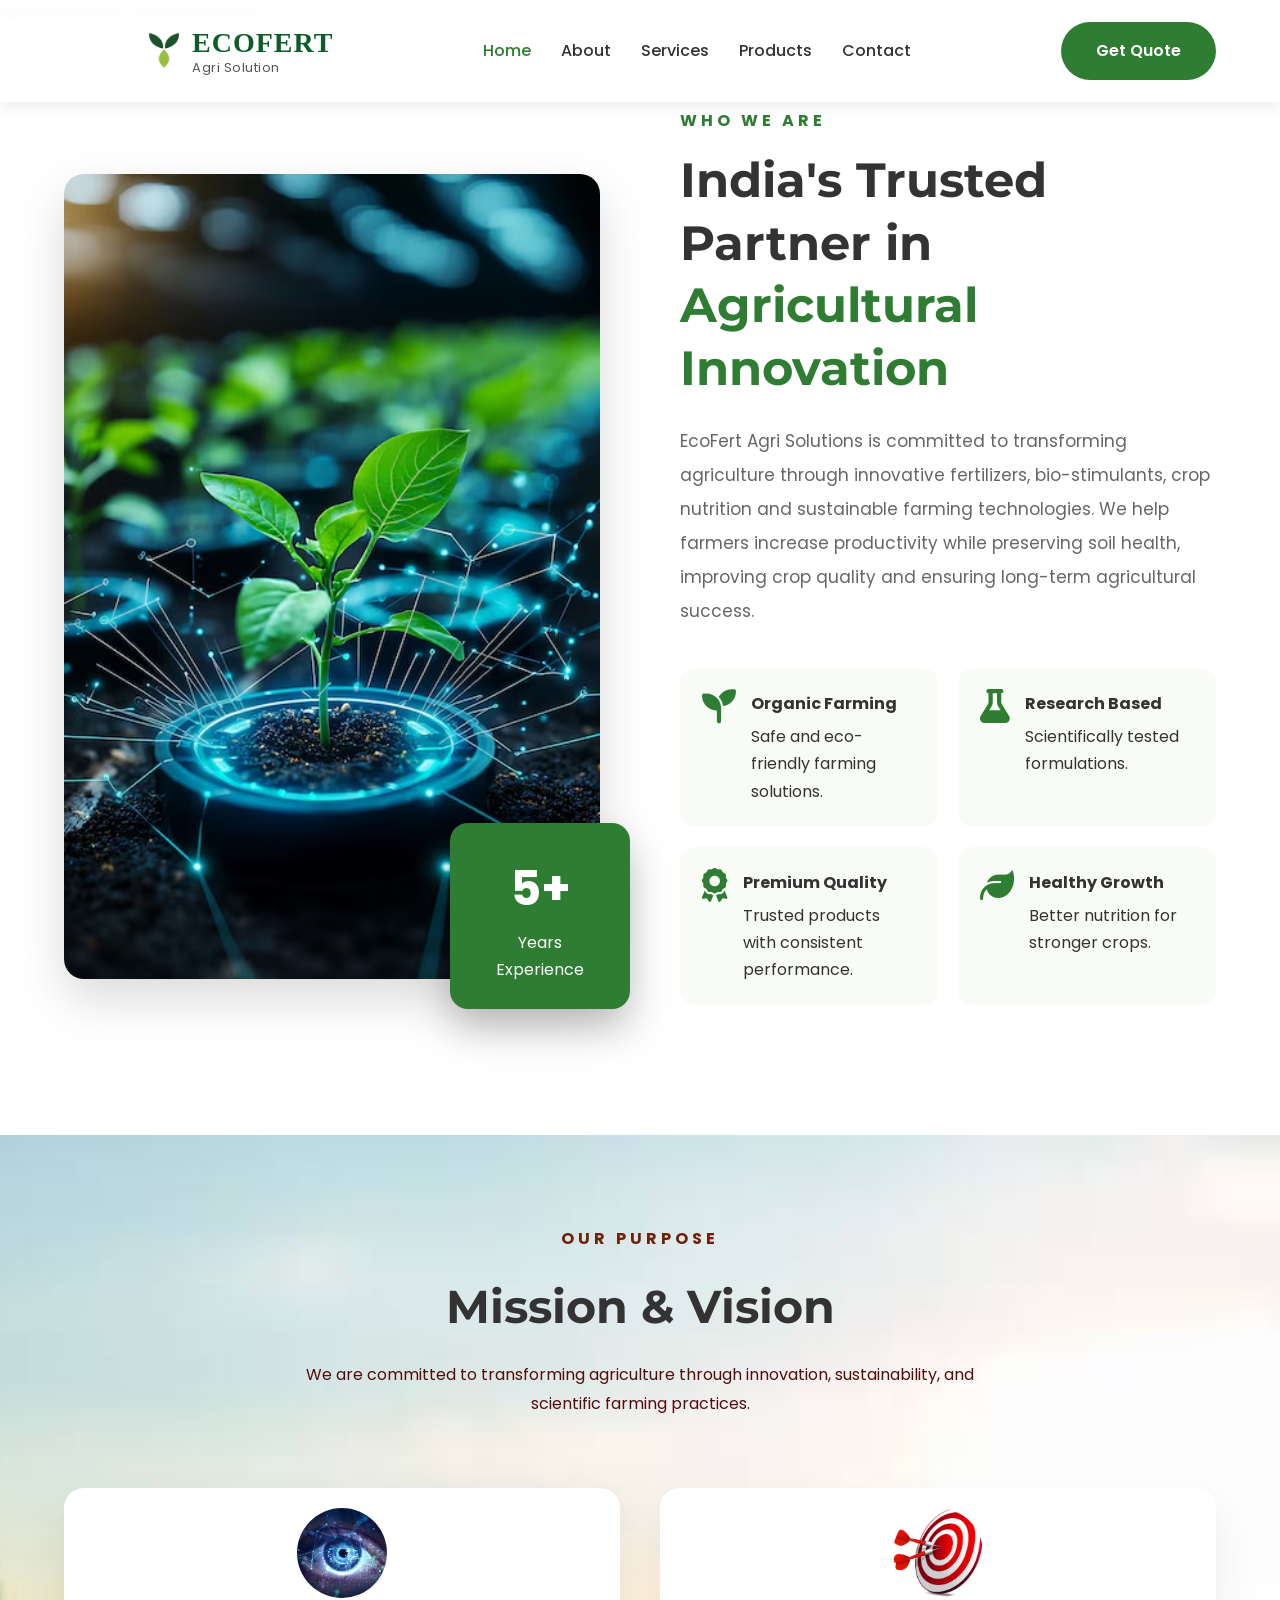
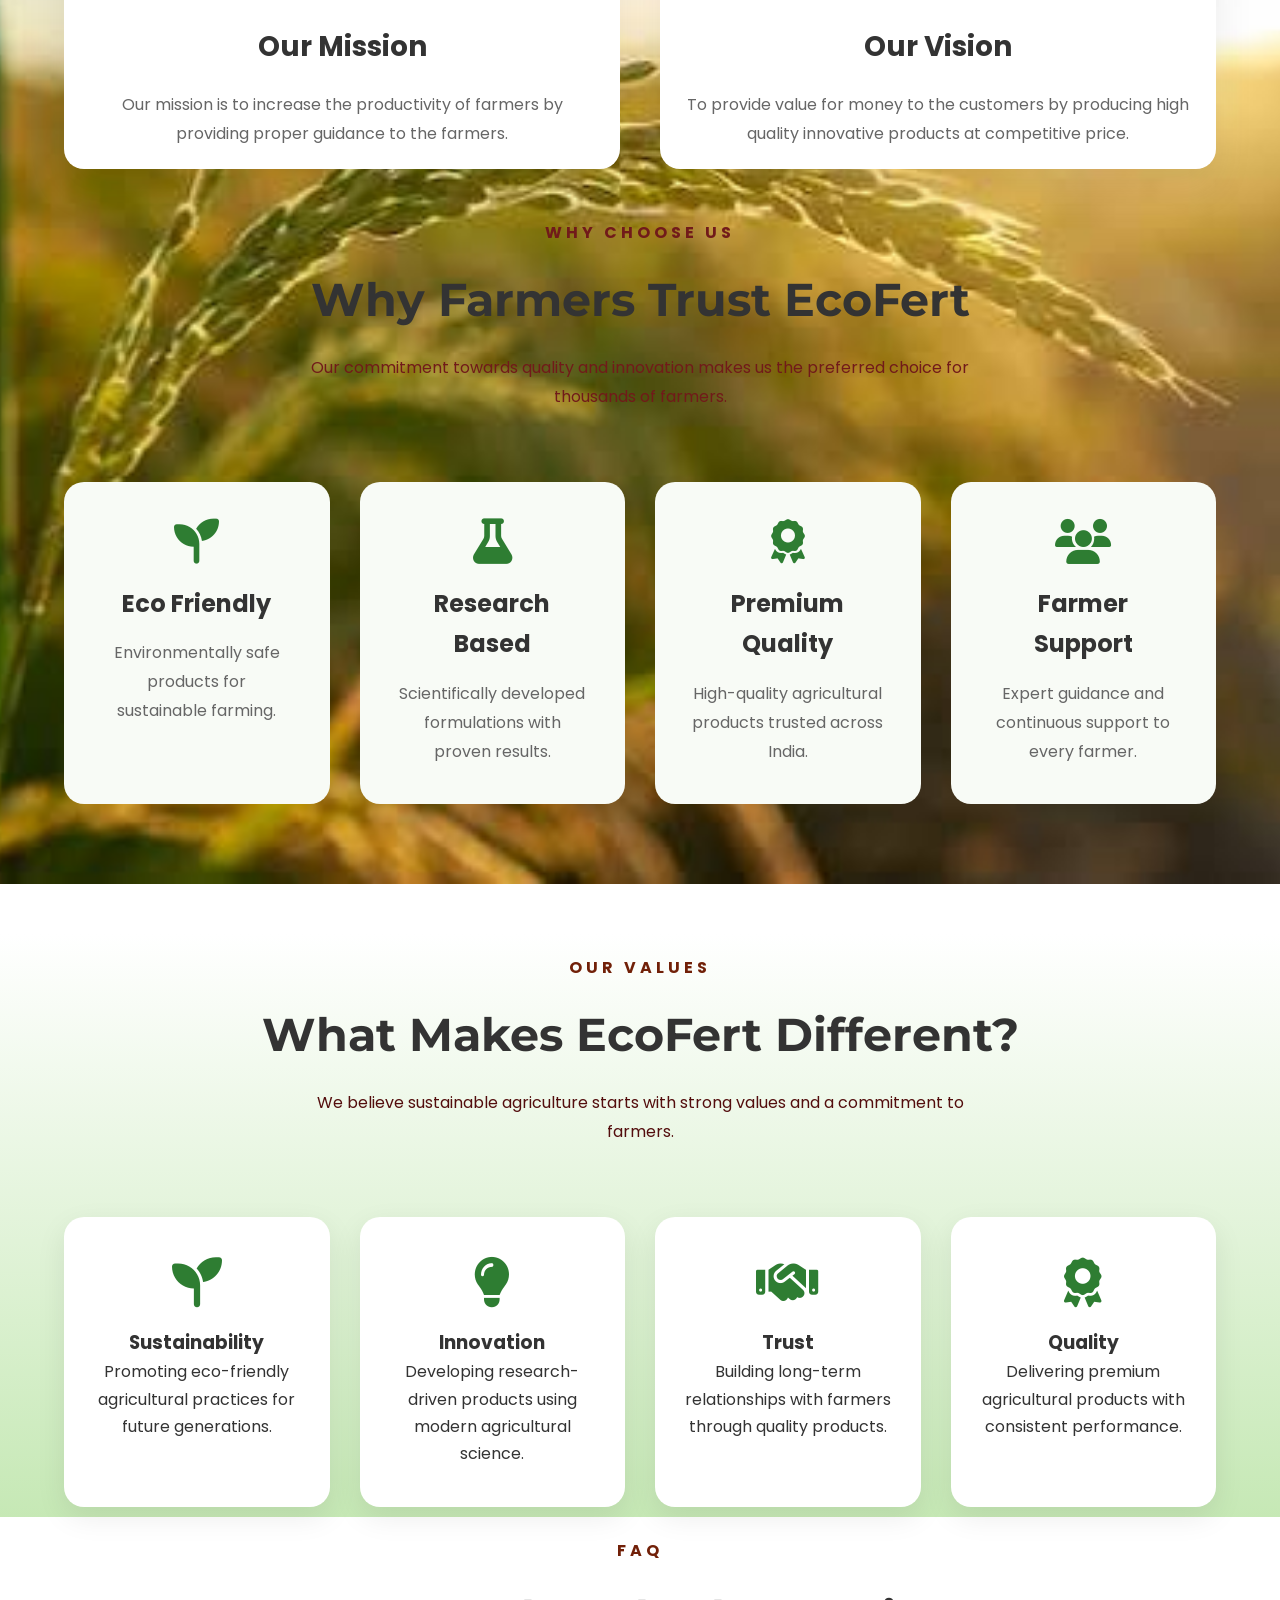
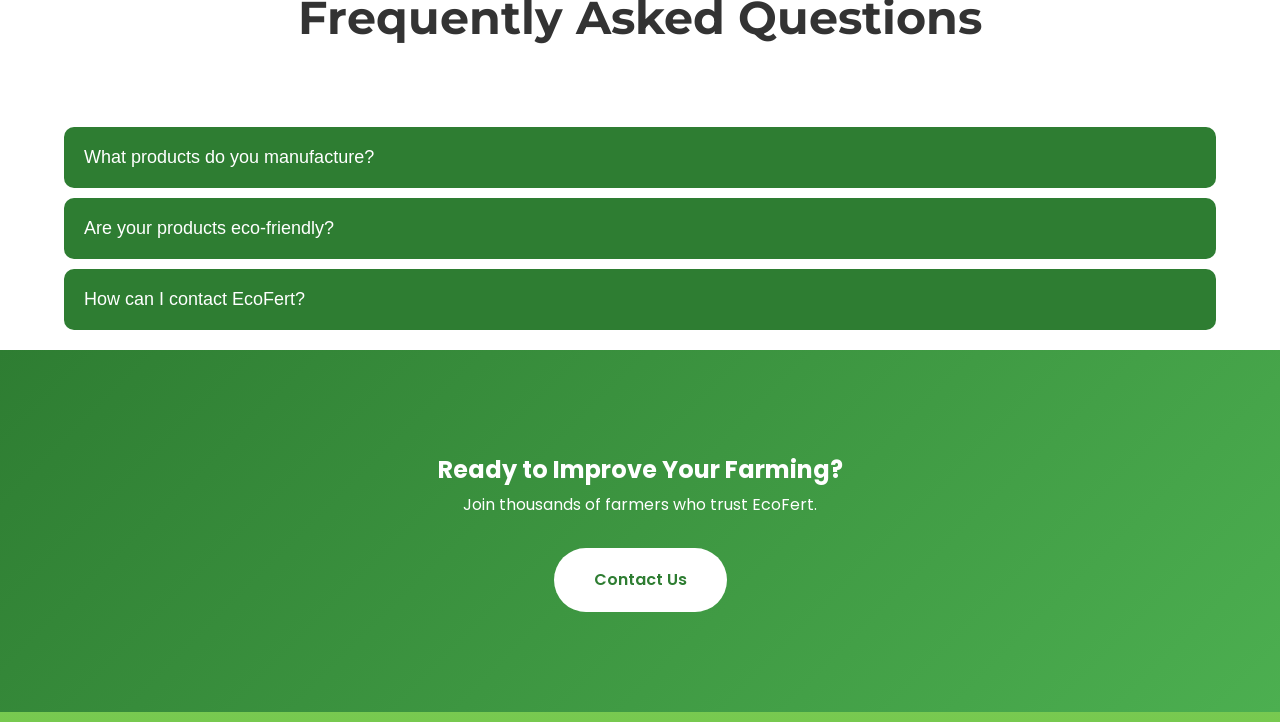
<file: about.html>
<!DOCTYPE html>
<html lang="en">

<head>
    <meta charset="UTF-8">
    <meta name="viewport" content="width=device-width, initial-scale=1.0">
    <title>Ecofertagri Solution</title>

    <!-- CSS -->
    
    <link rel="stylesheet" href="css/about.css">

    <!-- Font Awesome -->
    <link rel="stylesheet"
        href="https://cdnjs.cloudflare.com/ajax/libs/font-awesome/6.6.0/css/all.min.css">

    <!-- Google Font -->
    <link
        
        href="https://fonts.googleapis.com/css2?family=Montserrat:wght@600;700;800&family=Poppins:wght@300;400;500;600;700&display=swap" rel="stylesheet">
        rel="stylesheet">
</head>

<body>

<a class="skip-link" href="#main">Skip to content</a>

<!-- ================= NAVBAR ================= -->



    

    <header class="header">

        <div class="container">
<div class="logo">

    <img src="lg.png" alt="ECO Logo">

    <div class="logo-text">

        <h2>ECOFERT</h2>

        <span>Agri Solution</span>

    </div>

</div> <!-- Close logo here -->

<nav class="navbar">

    <ul class="nav-links">

        <li><a href="index.html" class="active">Home</a></li>
        <li><a href="about.html">About</a></li>
        <li><a href="services.html">Services</a></li>
        <li><a href="products.html">Products</a></li>
        
        <li><a href="contact.html">Contact</a></li>

    </ul>

</nav>

            <div class="nav-btn">

                <a href="contact.html" class="btn">
                    Get Quote
                </a>

            </div>

            <div class="menu-btn">

                <i class="fas fa-bars"></i>

            </div>

        </div>

    </header>
  <!--==========================
ABOUT COMPANY
===========================-->

<section class="about-company">

<div class="container">

<div class="about-grid">


<div class="left">

<div class="image-box">

<img src="main/about.jpeg" alt="About EcoFert">

<div class="experience">

<h2>5+</h2>

<p>Years Experience</p>

</div>

</div>

</div>



<div class="right">

<p class="small-title">

Who We Are

</p>

<h2>

India's Trusted Partner in

<span>Agricultural Innovation</span>

</h2>

<p class="about-text">

EcoFert Agri Solutions is committed to transforming agriculture through
innovative fertilizers, bio-stimulants, crop nutrition and sustainable
farming technologies.

We help farmers increase productivity while preserving soil health,
improving crop quality and ensuring long-term agricultural success.

</p>



<div class="features">

<div class="feature">

<i class="fas fa-seedling"></i>

<div>

<h4>Organic Farming</h4>

<p>Safe and eco-friendly farming solutions.</p>

</div>

</div>



<div class="feature">

<i class="fas fa-flask"></i>

<div>

<h4>Research Based</h4>

<p>Scientifically tested formulations.</p>

</div>

</div>



<div class="feature">

<i class="fas fa-award"></i>

<div>

<h4>Premium Quality</h4>

<p>Trusted products with consistent performance.</p>

</div>

</div>



<div class="feature">

<i class="fas fa-leaf"></i>

<div>

<h4>Healthy Growth</h4>

<p>Better nutrition for stronger crops.</p>

</div>

</div>

</div>




</div>

</div>

</div>

</section>
<!--====================================
        MISSION & VISION
=====================================-->

<section class="mission-section">

    <div class="container">

        <div class="section-title">

            <span>OUR PURPOSE</span>

            <h2>Mission & Vision</h2>

            <p>
                We are committed to transforming agriculture through innovation,
                sustainability, and scientific farming practices.
            </p>

        </div>

        <div class="mission-grid">

            <!-- Mission -->

            <div class="mission-card">

                <div class="icon">

                    

                </div>

                <h3>Our Mission</h3>

                <p>

                    Our mission is to increase the productivity 
                    of farmers 
                    by providing proper guidance to the farmers.

                </p>

            </div>

            <!-- Vision -->

            <div class="mission-card">

                <div class="mission-icon">

                    

                </div>

                <h3>Our Vision</h3>

                <p>

                    To provide value for money to the customers by producing
                    high quality innovative products at competitive price.

                </p>

            </div>

        </div>

    </div>
  <div  class="trust-section">

<div class="container">

<div class="section-title1">

<span>WHY CHOOSE US</span>

<h2>Why Farmers Trust EcoFert</h2>

<p>

Our commitment towards quality and innovation makes us the preferred
choice for thousands of farmers.

</p>

</div>



<div class="trust-grid">

<div class="trust-card">

<i class="fas fa-seedling"></i>

<h3>Eco Friendly</h3>

<p>

Environmentally safe products for sustainable farming.

</p>

</div>



<div class="trust-card">

<i class="fas fa-flask"></i>

<h3>Research Based</h3>

<p>

Scientifically developed formulations with proven results.

</p>

</div>



<div class="trust-card">

<i class="fas fa-award"></i>

<h3>Premium Quality</h3>

<p>

High-quality agricultural products trusted across India.

</p>

</div>



<div class="trust-card">

<i class="fas fa-users"></i>

<h3>Farmer Support</h3>

<p>

Expert guidance and continuous support to every farmer.

</p>

</div>

</div>

</div>

</div>
</section>



<!--====================================
      WHY FARMERS TRUST US
=====================================-->
<!--<section class="trust-section">

<div class="container">

<div class="section-title">

<span>WHY CHOOSE US</span>

<h2>Why Farmers Trust EcoFert</h2>

<p>

Our commitment towards quality and innovation makes us the preferred
choice for thousands of farmers.

</p>

</div>



<div class="trust-grid">

<div class="trust-card">

<i class="fas fa-seedling"></i>

<h3>Eco Friendly</h3>

<p>

Environmentally safe products for sustainable farming.

</p>

</div>



<div class="trust-card">

<i class="fas fa-flask"></i>

<h3>Research Based</h3>

<p>

Scientifically developed formulations with proven results.

</p>

</div>



<div class="trust-card">

<i class="fas fa-award"></i>

<h3>Premium Quality</h3>

<p>

High-quality agricultural products trusted across India.

</p>

</div>



<div class="trust-card">

<i class="fas fa-users"></i>

<h3>Farmer Support</h3>

<p>

Expert guidance and continuous support to every farmer.

</p>

</div>

</div>

</div>

</section>-->
<!--====================================
        COMPANY STATISTICS
=====================================-->

<!--<section class="stats-section">

    <div class="container">

        <div class="section-title">

            <span>OUR ACHIEVEMENTS</span>

            <h2>Growing Together with Farmers</h2>

            <p>
                Our journey is defined by innovation, trust, and long-term relationships with farmers across India.
            </p>

        </div>

        <div class="stats-grid">

            <div class="stat-box">
                <i class="fas fa-users"></i>
                <h2 class="counter" data-target="5000">0</h2>
                <h4>Happy Farmers</h4>
            </div>

            <div class="stat-box">
                <i class="fas fa-store"></i>
                <h2 class="counter" data-target="120">0</h2>
                <h4>Dealer Network</h4>
            </div>

            <div class="stat-box">
                <i class="fas fa-seedling"></i>
                <h2 class="counter" data-target="50">0</h2>
                <h4>Quality Products</h4>
            </div>

            <div class="stat-box">
                <i class="fas fa-award"></i>
                <h2 class="counter" data-target="10">0</h2>
                <h4>Years Experience</h4>
            </div>

        </div>

    </div>

</section>-->



<!--====================================
        COMPANY JOURNEY
=====================================
<section class="timeline-section">

    <div class="container">

        <div class="section-title">

            <span>OUR JOURNEY</span>

            <h2>Milestones of EcoFert</h2>

            <p>
                A journey driven by innovation and farmer success.
            </p>

        </div>

        <div class="timeline">

            <div class="timeline-item left">

                <div class="timeline-content">

                    <span class="year">2016</span>

                    <h3>Company Founded</h3>

                    <p>
                        Started with a vision to improve Indian agriculture.
                    </p>

                </div>

            </div>

            <div class="timeline-item right">

                <div class="timeline-content">

                    <span class="year">2019</span>

                    <h3>Research Expansion</h3>

                    <p>
                        Developed advanced crop nutrition technologies.
                    </p>

                </div>

            </div>

            <div class="timeline-item left">

                <div class="timeline-content">

                    <span class="year">2022</span>

                    <h3>Dealer Network</h3>

                    <p>
                        Expanded distribution across multiple states.
                    </p>

                </div>

            </div>

            <div class="timeline-item right">

                <div class="timeline-content">

                    <span class="year">2026</span>

                    <h3>Growing Nationwide</h3>

                    <p>
                        Serving thousands of farmers with trusted products.
                    </p>

                </div>

            </div>

        </div>

    </div>

</section>


-->
 
<!--=====================================
        OUR CORE VALUES
======================================-->

<section class="values-section">

    <div class="container">

        <div class="section-title">

            <span>OUR VALUES</span>

            <h2>What Makes EcoFert Different?</h2>

            <p>
                We believe sustainable agriculture starts with strong values and
                a commitment to farmers.
            </p>

        </div>

        <div class="values-grid">

            <div class="value-card">
                <i class="fas fa-seedling"></i>
                <h3>Sustainability</h3>
                <p>Promoting eco-friendly agricultural practices for future generations.</p>
            </div>

            <div class="value-card">
                <i class="fas fa-lightbulb"></i>
                <h3>Innovation</h3>
                <p>Developing research-driven products using modern agricultural science.</p>
            </div>

            <div class="value-card">
                <i class="fas fa-handshake"></i>
                <h3>Trust</h3>
                <p>Building long-term relationships with farmers through quality products.</p>
            </div>

            <div class="value-card">
                <i class="fas fa-award"></i>
                <h3>Quality</h3>
                <p>Delivering premium agricultural products with consistent performance.</p>
            </div>

        </div>

    </div>

     
<!--=====================================
        OUR TEAM
======================================

<div class="team-section">

<div class="container">

<div class="section-title">

<span>OUR TEAM</span>

<h2>Meet Our Experts</h2>

<p>

Dedicated professionals working towards better farming.

</p>

</div>

<div class="team-grid">

<div class="team-card">

<img src="main/team1.jpg" alt="">

<h3>Rahul Patil</h3>

<p>Agricultural Scientist</p>

</div>

<div class="team-card">

<img src="main/team2.jpg" alt="">

<h3>Anita Sharma</h3>

<p>Research Specialist</p>

</div>

<div class="team-card">

<img src="main/team3.jpg" alt="">

<h3>Amit Deshmukh</h3>

<p>Field Expert</p>

</div>

</div>

</div>
</div>
</div>
</section>

-->

<!--=====================================
        TESTIMONIALS
======================================-->
<!--
<section class="testimonial-section">

<div class="container">

<div class="section-title">

<span>TESTIMONIALS</span>

<h2>What Farmers Say</h2>

</div>

<div class="testimonial-grid">

<div class="testimonial-card">

★★★★★

<p>

EcoFert products improved my crop quality and increased production significantly.

</p>

<h4>Rajesh Patil</h4>

<span>Maharashtra</span>

</div>

<div class="testimonial-card">

★★★★★

<p>

Excellent customer support and premium quality fertilizers.

</p>

<h4>Sunil Jadhav</h4>

<span>Pune</span>

</div>

</div>

</div>

</section>

-->

<!--=====================================
        FAQ
======================================-->

<section class="faq-section">

<div class="container">

<div class="section-title">

<span>FAQ</span>

<h2>Frequently Asked Questions</h2>

</div>

<div class="faq">

<button class="accordion">
What products do you manufacture?
</button>

<div class="panel">

<p>

We manufacture bio-fertilizers, micronutrients,
plant growth promoters and crop protection products.

</p>

</div>

<button class="accordion">

Are your products eco-friendly?

</button>

<div class="panel">

<p>

Yes. Our products are developed with sustainable agricultural practices in mind.

</p>

</div>

<button class="accordion">

How can I contact EcoFert?

</button>

<div class="panel">

<p>

You can contact us through phone, email or WhatsApp.

</p>

</div>

</div>

</div>

</section>



<!--=====================================
        CTA
======================================-->

<section class="cta-section">

<div class="container">

<h2>

Ready to Improve Your Farming?

</h2>

<p>

Join thousands of farmers who trust EcoFert.

</p>

<a href="contact.html" class="cta-btn">

Contact Us

</a>

</div>

</section>



<script src="main.js"></script>

</body>

</html>
</file>
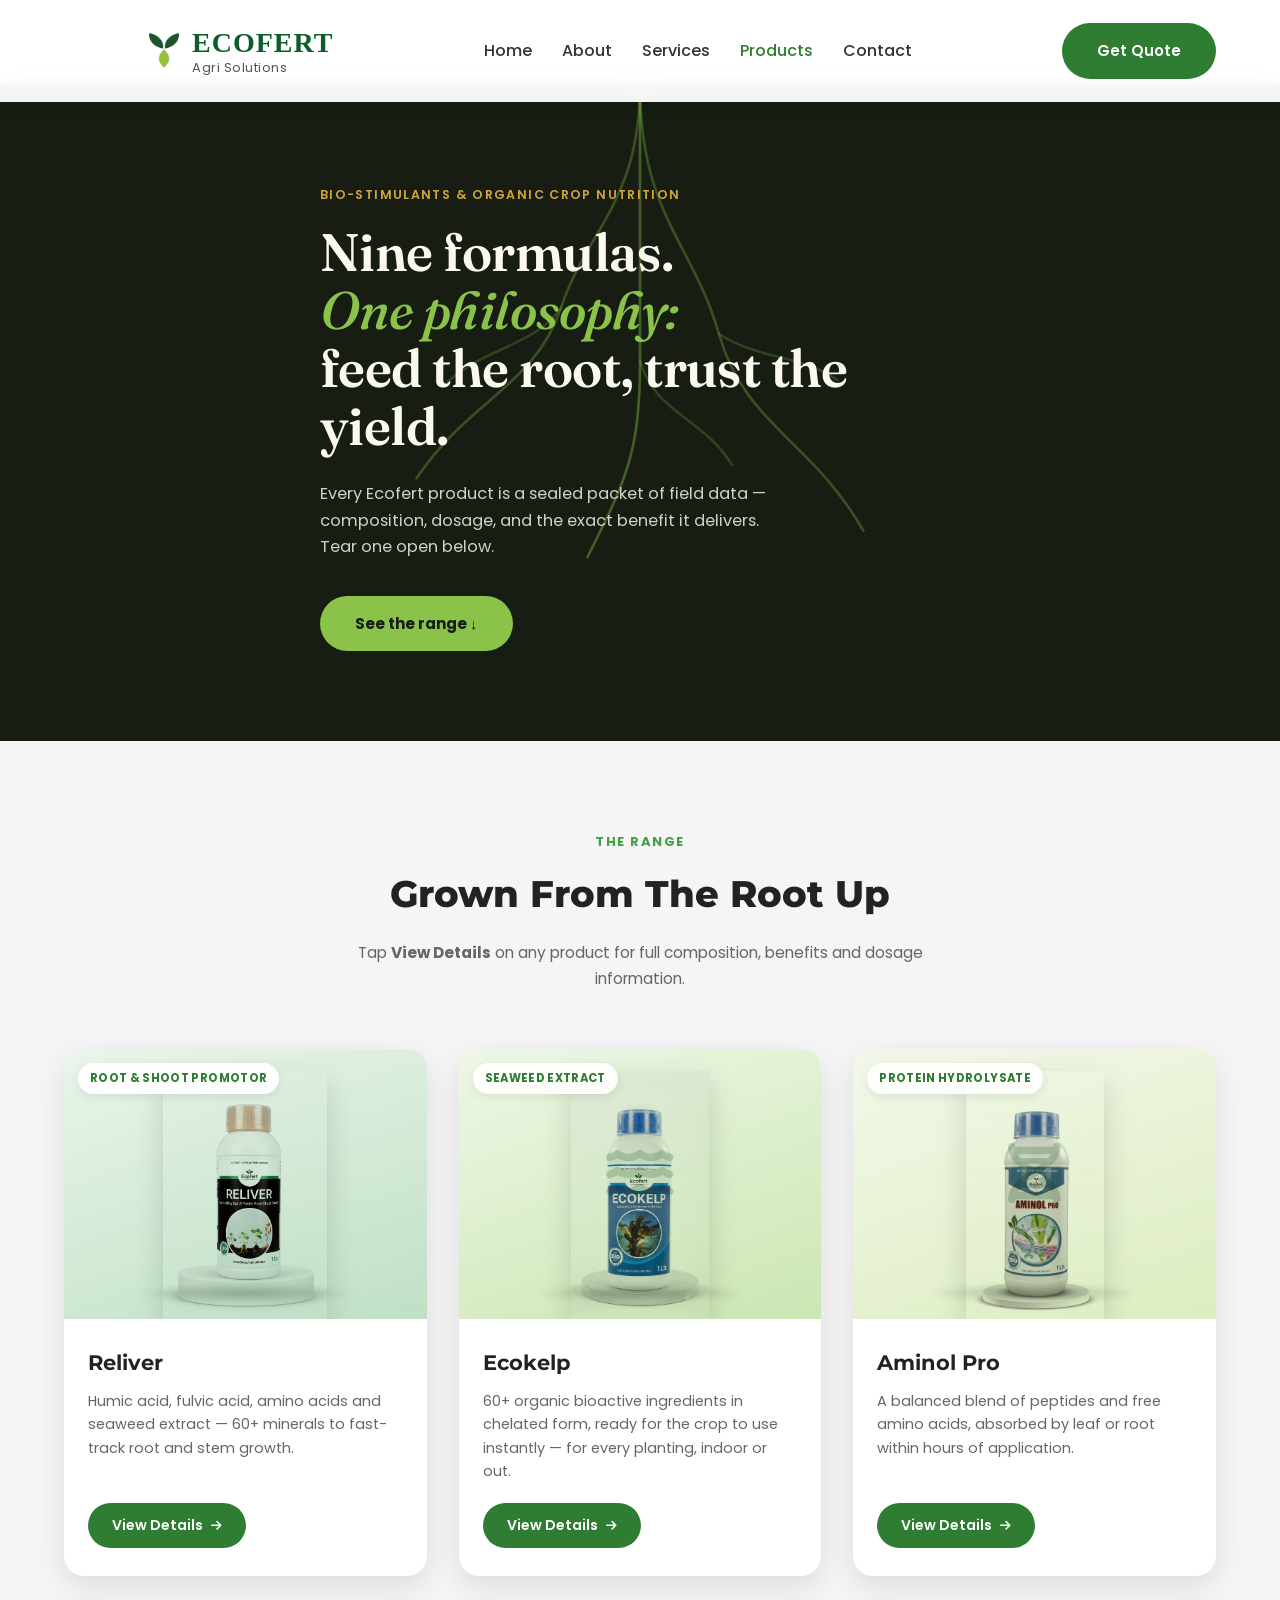
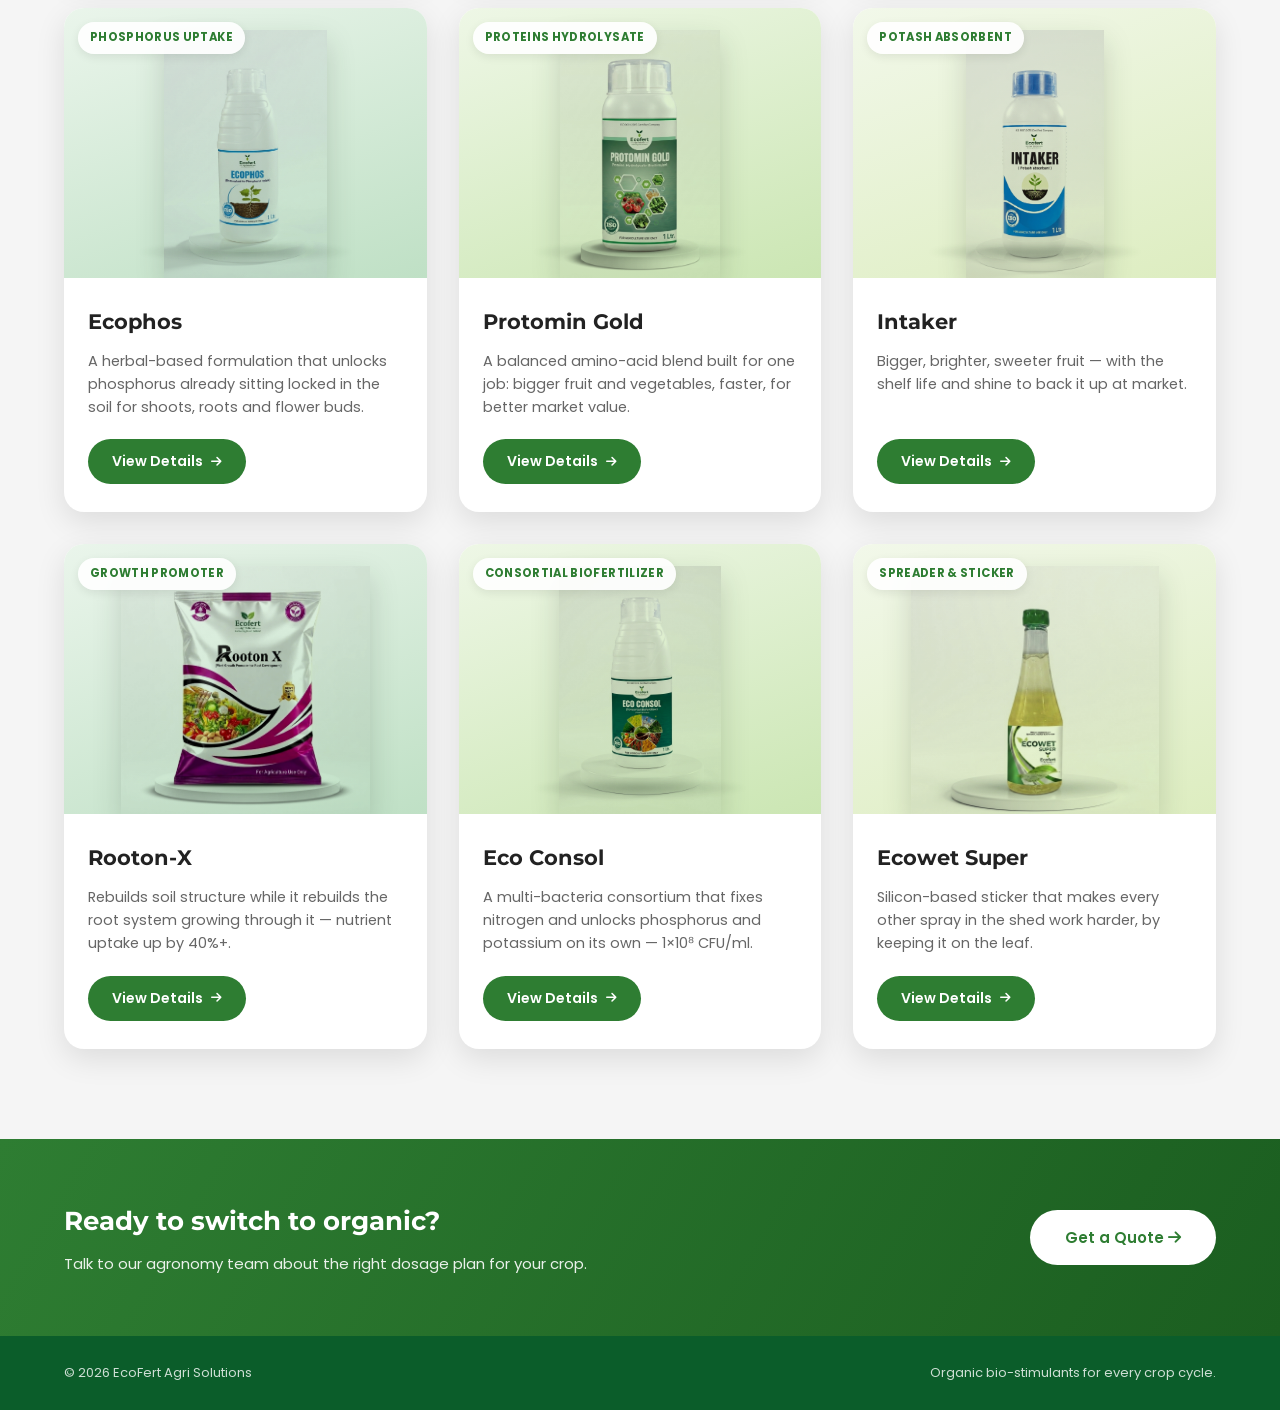
<file: products.html>
<!DOCTYPE html>
<html lang="en">

<head>
    <meta charset="UTF-8">
    <meta name="viewport" content="width=device-width, initial-scale=1.0">
    <title>Products - Ecofert Agri Solutions</title>

    <!-- CSS -->
    <link rel="stylesheet" href="css/products.css">

    <!-- Font Awesome -->
    <link rel="stylesheet"
        href="https://cdnjs.cloudflare.com/ajax/libs/font-awesome/6.6.0/css/all.min.css">

    <!-- Google Font -->
    <link
        href="https://fonts.googleapis.com/css2?family=Montserrat:wght@600;700;800&family=Poppins:wght@300;400;500;600;700&family=Fraunces:ital,opsz,wght@0,9..144,500;0,9..144,600;1,9..144,500&display=swap"
        rel="stylesheet">
</head>

<body>

    <!-- ================= NAVBAR ================= -->

    <header class="header">

        <div class="container">

            <div class="logo">

                <img src="lg.png" alt="ECO Logo">

                <div class="logo-text">

                    <h2>ECOFERT</h2>

                    <span>Agri Solutions</span>

                </div>

            </div> <!-- Close logo here -->

            <nav class="navbar">

                <ul class="nav-links">

                    <li><a href="index.html">Home</a></li>
                    <li><a href="about.html">About</a></li>
                    <li><a href="services.html">Services</a></li>
                    <li><a href="products.html" class="active">Products</a></li>
                    
                    <li><a href="contact.html">Contact</a></li>

                </ul>

            </nav>

            <div class="nav-btn">

                <a href="contact.html" class="btn">
                    Get Quote
                </a>

            </div>

            <div class="menu-btn">

                <i class="fas fa-bars"></i>

            </div>

        </div>

    </header>

    <!-- ================= PRODUCTS HERO ================= -->

    <section class="hero-dark">
        <div class="hero-roots" aria-hidden="true">
            <svg viewBox="0 0 1200 500" preserveAspectRatio="xMidYMin slice" xmlns="http://www.w3.org/2000/svg">
                <path class="root-line r1" d="M600 0 C 600 90, 560 110, 540 170 C 520 230, 470 240, 430 300" />
                <path class="root-line r2" d="M600 0 C 600 100, 640 120, 660 190 C 680 260, 730 270, 770 340" />
                <path class="root-line r3" d="M600 0 C 600 80, 600 140, 600 210 C 600 280, 590 300, 560 360" />
                <path class="root-line r4" d="M540 170 C 520 200, 480 200, 450 230" />
                <path class="root-line r5" d="M660 190 C 690 210, 720 205, 750 225" />
                <path class="root-line r6" d="M600 210 C 610 250, 650 255, 670 290" />
            </svg>
        </div>
        <div class="container hero-dark-inner">
            <p class="hero-eyebrow">Bio-stimulants &amp; organic crop nutrition</p>
            <h1>Nine formulas.<br><em>One philosophy:</em><br>feed the root, trust the yield.</h1>
            <p class="hero-sub">Every Ecofert product is a sealed packet of field data —
                composition, dosage, and the exact benefit it delivers. Tear one open below.</p>
            <a href="#productsGrid" class="btn btn-hero">See the range ↓</a>
        </div>
    </section>

    <!-- ================= PRODUCTS GRID ================= -->

    <section class="products-section" id="productsGrid">
        <div class="container">

            <div class="section-title">
                <span class="eyebrow">The Range</span>
                <h2>Grown From The Root Up</h2>
                <p>Tap <strong>View Details</strong> on any product for full composition,
                    benefits and dosage information.</p>
            </div>

            <div class="products-grid">

                <!-- 1. RELIVER -->
                <article class="product-card">
                    <div class="product-img grad-1">
                        
                        <img src="main/reliver.jpeg" alt="Reliver bottle" loading="lazy"
                            onerror="this.remove()">
                        <span class="badge">Root &amp; Shoot Promotor</span>
                    </div>
                    <div class="product-body">
                        <h3>Reliver</h3>
                        <p>Humic acid, fulvic acid, amino acids and seaweed extract — 60+
                            minerals to fast-track root and stem growth.</p>
                        <button class="btn btn-details" data-target="details-reliver">
                            View Details <i class="fas fa-arrow-right"></i>
                        </button>
                    </div>

                    <template id="details-reliver">
                        <span class="modal-eyebrow">Root &amp; Shoot Promotor</span>
                        <h2>Reliver</h2>
                        <p class="modal-desc">A highly concentrated natural bio-stimulant for
                            root and stem growth. Improves nutrient absorption and strengthens
                            the root system, branching nutrients and minerals through the
                            whole plant almost instantly.</p>

                        <h4><i class="fas fa-check-circle"></i> Benefits</h4>
                        <ul class="modal-benefits">
                            <li>Boosts early root growth &amp; elongation</li>
                            <li>Increases the number of white roots</li>
                            <li>Increases branching &amp; tillering</li>
                            <li>Increases water-holding &amp; moisture retention in soil</li>
                            <li>Stimulates plant metabolism</li>
                            <li>Improves the photosynthesis rate</li>
                            <li>Improves germination rate, enhances plant vigour</li>
                        </ul>

                        <h4><i class="fas fa-flask"></i> Composition</h4>
                        <table class="modal-table">
                            <tr><td>Humic acid (Leonardite), min.</td><td>6% w/v</td></tr>
                            <tr><td>Kappaphycus alvarezii &amp; Sargassum swartzii (1:1), min.</td><td>4% v/v</td></tr>
                            <tr><td>Propylparaben (preservative), min.</td><td>0.02% w/v</td></tr>
                            <tr><td>Methyl paraben (preservative), min.</td><td>0.2% w/v</td></tr>
                            <tr><td>Potassium benzoate, min.</td><td>0.10% w/v</td></tr>
                            <tr><td>Water</td><td>Q.S.</td></tr>
                        </table>

                        <h4><i class="fas fa-tint"></i> Dosage &amp; Application</h4>
                        <table class="modal-table dose">
                            <tr><th>Crops</th><th>Foliar / Spray</th><th>Drip / Flood</th></tr>
                            <tr><td>Cereals, Pulses &amp; Oilseeds</td><td>2–3 ml/litre</td><td>1–2 lit/acre</td></tr>
                            <tr><td>Vegetable Crops</td><td>2–3 ml/litre</td><td>1–2 lit/acre</td></tr>
                            <tr><td>Plantation Crops</td><td>2–3 ml/litre</td><td>1–2 lit/acre</td></tr>
                        </table>
                    </template>
                </article>

                <!-- 2. ECOKELP -->
                <article class="product-card">
                    <div class="product-img grad-2">
                        <i class="fas fa-water img-icon"></i>
                        <img src="main/ecokelp.jpeg" alt="Ecokelp bottle" loading="lazy"
                            onerror="this.remove()">
                        <span class="badge">Seaweed Extract</span>
                    </div>
                    <div class="product-body">
                        <h3>Ecokelp</h3>
                        <p>60+ organic bioactive ingredients in chelated form, ready for the
                            crop to use instantly — for every planting, indoor or out.</p>
                        <button class="btn btn-details" data-target="details-ecokelp">
                            View Details <i class="fas fa-arrow-right"></i>
                        </button>
                    </div>

                    <template id="details-ecokelp">
                        <span class="modal-eyebrow">Concentrated Seaweed Extract</span>
                        <h2>Ecokelp</h2>
                        <p class="modal-desc">Provides over 60 naturally occurring major and
                            minor nutrients and plant development substances — enzymes,
                            proteins, cytokinins, auxins — in organic form. Suits indoor,
                            outdoor, garden, nursery, agriculture or plantation crops.</p>

                        <h4><i class="fas fa-check-circle"></i> Benefits</h4>
                        <ul class="modal-benefits">
                            <li>Stimulates growth, nutrient uptake and crop quality</li>
                            <li>Increases resistance to frost, disease and stress</li>
                            <li>Feeds beneficial soil microorganisms</li>
                            <li>Biodegradable and residue-free</li>
                            <li>Increases bloom set and fruit/flower size</li>
                            <li>Improves soil quality, speeds germination and yield</li>
                        </ul>

                        <h4><i class="fas fa-flask"></i> Composition</h4>
                        <table class="modal-table">
                            <tr><td>Kappaphycus alvarezii extract, min.</td><td>7.2% w/w</td></tr>
                            <tr><td>Organic acids (acetic, citric, lactic), min.</td><td>0.8% w/w</td></tr>
                            <tr><td>Water</td><td>Q.S.</td></tr>
                        </table>

                        <h4><i class="fas fa-tint"></i> Dosage &amp; Application</h4>
                        <table class="modal-table dose">
                            <tr><th>Crops</th><th>Foliar / Spray</th><th>Drip / Flood</th></tr>
                            <tr><td>Cereals, Pulses &amp; Oilseeds</td><td>2–3 ml/litre</td><td>1–2 lit/acre</td></tr>
                            <tr><td>Vegetable Crops</td><td>2–3 ml/litre</td><td>1–2 lit/acre</td></tr>
                            <tr><td>Plantation Crops</td><td>2–3 ml/litre</td><td>1–2 lit/acre</td></tr>
                        </table>
                    </template>
                </article>

                <!-- 3. AMINOL PRO -->
                <article class="product-card">
                    <div class="product-img grad-3">
                        <i class="fas fa-dna img-icon"></i>
                        <img src="main/aminol_pro.jpeg" alt="Aminol Pro bottle" loading="lazy"
                            onerror="this.remove()">
                        <span class="badge">Protein Hydrolysate</span>
                    </div>
                    <div class="product-body">
                        <h3>Aminol Pro</h3>
                        <p>A balanced blend of peptides and free amino acids, absorbed by leaf
                            or root within hours of application.</p>
                        <button class="btn btn-details" data-target="details-aminol">
                            View Details <i class="fas fa-arrow-right"></i>
                        </button>
                    </div>

                    <template id="details-aminol">
                        <span class="modal-eyebrow">Protein Hydrolysate</span>
                        <h2>Aminol Pro</h2>
                        <p class="modal-desc">The purest, most concentrated protein-based
                            product in the range. Recommended during active growth phases, in
                            nurseries and young plantations — helps crops recover from hail,
                            photo-toxicity, pests, disease and drought.</p>

                        <h4><i class="fas fa-check-circle"></i> Benefits</h4>
                        <ul class="modal-benefits">
                            <li>Increases the cell division process</li>
                            <li>Speeds photosynthesis and nutrient translocation</li>
                            <li>Enhances nutrient solubility and transport</li>
                            <li>Lifts uptake of primary and secondary micronutrients</li>
                            <li>Improves plant energy balance</li>
                            <li>Builds tolerance to drought, heat, cold and salt stress</li>
                            <li>Enhances tillering and branching</li>
                        </ul>

                        <h4><i class="fas fa-flask"></i> Composition</h4>
                        <table class="modal-table">
                            <tr><td>Protein hydrolysates — Glycine max &amp; Zea mays (5.5:4.5), enzymatic hydrolysis, min.</td><td>25% w/w</td></tr>
                            <tr><td>Water</td><td>Q.S.</td></tr>
                        </table>

                        <h4><i class="fas fa-tint"></i> Dosage &amp; Application</h4>
                        <table class="modal-table dose">
                            <tr><th>Crops</th><th>Foliar / Spray</th><th>Drip / Flood</th></tr>
                            <tr><td>Cereals, Pulses &amp; Oilseeds</td><td>2–3 ml/litre</td><td>1–2 lit/acre</td></tr>
                            <tr><td>Vegetable Crops</td><td>2–3 ml/litre</td><td>1–2 lit/acre</td></tr>
                            <tr><td>Plantation Crops</td><td>2–3 ml/litre</td><td>1–2 lit/acre</td></tr>
                        </table>
                    </template>
                </article>

                <!-- 4. ECOPHOS -->
                <article class="product-card">
                    <div class="product-img grad-1">
                        
                        <img src="main/ecophos.jpeg" alt="Ecophos bottle" loading="lazy"
                            onerror="this.remove()">
                        <span class="badge">Phosphorus Uptake</span>
                    </div>
                    <div class="product-body">
                        <h3>Ecophos</h3>
                        <p>A herbal-based formulation that unlocks phosphorus already sitting
                            locked in the soil for shoots, roots and flower buds.</p>
                        <button class="btn btn-details" data-target="details-ecophos">
                            View Details <i class="fas fa-arrow-right"></i>
                        </button>
                    </div>

                    <template id="details-ecophos">
                        <span class="modal-eyebrow">Biostimulant for Phosphorus Uptake</span>
                        <h2>Ecophos</h2>
                        <p class="modal-desc">Stimulates plants to absorb and mobilize
                            phosphorus from the soil. Phosphorus supports development of
                            shoots, roots, leaves and flower buds, promoting healthy plant
                            growth.</p>

                        <h4><i class="fas fa-check-circle"></i> Benefits</h4>
                        <ul class="modal-benefits">
                            <li>Unlocks fixed and insoluble phosphorus</li>
                            <li>Encourages white root development</li>
                            <li>Improves availability of essential nutrients</li>
                            <li>Increases number of shoots and flowers</li>
                            <li>Supports proper fruit setting</li>
                            <li>Balances and improves fertilizer efficiency</li>
                        </ul>

                        <h4><i class="fas fa-flask"></i> Composition</h4>
                        <table class="modal-table">
                            <tr><td>Protein hydrolysate — Zea mays seeds (alkaline protease + HCl hydrolysis), min.</td><td>20% w/w</td></tr>
                            <tr><td>Water</td><td>Q.S.</td></tr>
                        </table>

                        <h4><i class="fas fa-tint"></i> Dosage &amp; Application</h4>
                        <table class="modal-table dose">
                            <tr><th>Crops</th><th>Foliar / Spray</th><th>Drip / Flood</th></tr>
                            <tr><td>Cereals, Pulses &amp; Oilseeds</td><td>2–3 ml/litre</td><td>1–2 lit/acre</td></tr>
                            <tr><td>Vegetable Crops</td><td>2–3 ml/litre</td><td>1–2 lit/acre</td></tr>
                            <tr><td>Plantation Crops</td><td>2–3 ml/litre</td><td>1–2 lit/acre</td></tr>
                        </table>
                    </template>
                </article>

                <!-- 5. PROTOMIN GOLD -->
                <article class="product-card">
                    <div class="product-img grad-2">
                        
                        <img src="main/protomin_gold.jpeg" alt="Protomin Gold bottle" loading="lazy"
                            onerror="this.remove()">
                        <span class="badge">Proteins Hydrolysate</span>
                    </div>
                    <div class="product-body">
                        <h3>Protomin Gold</h3>
                        <p>A balanced amino-acid blend built for one job: bigger fruit and
                            vegetables, faster, for better market value.</p>
                        <button class="btn btn-details" data-target="details-protomin">
                            View Details <i class="fas fa-arrow-right"></i>
                        </button>
                    </div>

                    <template id="details-protomin">
                        <span class="modal-eyebrow">Proteins Hydrolysate Biostimulant</span>
                        <h2>Protomin Gold</h2>
                        <p class="modal-desc">A perfect blend of essential amino acids and
                            protein hydrolysate that helps cell division and results in a
                            rapid increase in fruit and vegetable size — lifting the market
                            value of the crop.</p>

                        <h4><i class="fas fa-check-circle"></i> Benefits</h4>
                        <ul class="modal-benefits">
                            <li>Ready-made source of proteins, peptides &amp; amino acids</li>
                            <li>Improves the efficiency of nitrogen nutrition</li>
                            <li>Better sugar/brix content &amp; weight</li>
                            <li>Prevents chlorosis when mixed with iron salts/chelates</li>
                            <li>Hormone-like action: better flowering, lower fruit shedding</li>
                        </ul>

                        <h4><i class="fas fa-flask"></i> Composition</h4>
                        <table class="modal-table">
                            <tr><td>Amino acids — Maize seed/grain, acid hydrolysis (starch/gluten removed), min.</td><td>10% w/v</td></tr>
                            <tr><td>Polysorbate 80, min.</td><td>2% w/v</td></tr>
                            <tr><td>Sulphuric acid, min.</td><td>3% w/v</td></tr>
                            <tr><td>Water</td><td>Q.S.</td></tr>
                        </table>

                        <h4><i class="fas fa-tint"></i> Dosage &amp; Application</h4>
                        <table class="modal-table dose">
                            <tr><th>Crops</th><th>Foliar / Spray</th><th>Drip / Flood</th></tr>
                            <tr><td>Cereals, Pulses &amp; Oilseeds</td><td>2–3 ml/litre</td><td>1–2 lit/acre</td></tr>
                            <tr><td>Vegetable Crops</td><td>2–3 ml/litre</td><td>1–2 lit/acre</td></tr>
                            <tr><td>Plantation Crops</td><td>2–3 ml/litre</td><td>1–2 lit/acre</td></tr>
                        </table>
                    </template>
                </article>

                <!-- 6. INTAKER -->
                <article class="product-card">
                    <div class="product-img grad-3">
                        
                        <img src="main/intaker.jpeg" alt="Intaker bottle" loading="lazy"
                            onerror="this.remove()">
                        <span class="badge">Potash Absorbent</span>
                    </div>
                    <div class="product-body">
                        <h3>Intaker</h3>
                        <p>Bigger, brighter, sweeter fruit — with the shelf life and shine to
                            back it up at market.</p>
                        <button class="btn btn-details" data-target="details-intaker">
                            View Details <i class="fas fa-arrow-right"></i>
                        </button>
                    </div>

                    <template id="details-intaker">
                        <span class="modal-eyebrow">Potash Absorbent</span>
                        <h2>Intaker</h2>
                        <p class="modal-desc">A concentrated natural bio-stimulant for better
                            size, colour and quality. Synthesizes proteins and amino acids
                            that induce positive effects on flowering and fruit setting, while
                            strengthening the cell wall during fruit development.</p>

                        <h4><i class="fas fa-check-circle"></i> Benefits</h4>
                        <ul class="modal-benefits">
                            <li>Increases size and weight of the fruit</li>
                            <li>Enhances fruit colour and shine</li>
                            <li>Produces more uniform fruit size</li>
                            <li>Speeds photosynthesis and nutrient translocation</li>
                            <li>Increases fruit durability and sugar content</li>
                            <li>No phytotoxicity, no chemical residue</li>
                        </ul>

                        <h4><i class="fas fa-flask"></i> Composition</h4>
                        <table class="modal-table">
                            <tr><td>Sargassum wightii extract, min.</td><td>2.2% w/v</td></tr>
                            <tr><td>Arthrospira platensis extract, min.</td><td>3.3% w/v</td></tr>
                            <tr><td>Water</td><td>Q.S.</td></tr>
                        </table>

                        <h4><i class="fas fa-tint"></i> Dosage — Drip / Flood only</h4>
                        <table class="modal-table dose">
                            <tr><th>Crops</th><th>Drip / Flood</th></tr>
                            <tr><td>Cereals, Pulses &amp; Oilseeds</td><td>1–2 lit/acre</td></tr>
                            <tr><td>Vegetable Crops</td><td>1–2 lit/acre</td></tr>
                            <tr><td>Plantation Crops</td><td>1–2 lit/acre</td></tr>
                        </table>
                    </template>
                </article>

                <!-- 7. ROOTON-X -->
                <article class="product-card">
                    <div class="product-img grad-1">
                       
                        <img src="main/rooten_x.jpeg" alt="Rooton-X bottle" loading="lazy"
                            onerror="this.remove()">
                        <span class="badge">Growth Promoter</span>
                    </div>
                    <div class="product-body">
                        <h3>Rooton-X</h3>
                        <p>Rebuilds soil structure while it rebuilds the root system growing
                            through it — nutrient uptake up by 40%+.</p>
                        <button class="btn btn-details" data-target="details-rootonx">
                            View Details <i class="fas fa-arrow-right"></i>
                        </button>
                    </div>

                    <template id="details-rootonx">
                        <span class="modal-eyebrow">Plant Growth Promoter For Root Development</span>
                        <h2>Rooton-X</h2>
                        <p class="modal-desc">Improves soil texture and structure for better
                            root development and water use, lifting soil nutrient uptake by
                            more than 40%. Converts stubble and crop residue to humus at a
                            much faster rate, and stimulates plant enzymes and cell division.</p>

                        <h4><i class="fas fa-check-circle"></i> Benefits</h4>
                        <ul class="modal-benefits">
                            <li>Stimulates root cell division for deeper, denser roots</li>
                            <li>Binds soil particles — better aeration &amp; water retention</li>
                            <li>Chelates iron, zinc and manganese for easier uptake</li>
                            <li>Boosts beneficial soil microbial activity</li>
                        </ul>

                        <h4><i class="fas fa-flask"></i> Composition</h4>
                        <table class="modal-table">
                            <tr><td>Humic acid, min.</td><td>5% w/w</td></tr>
                            <tr><td>Fulvic acid</td><td>3%</td></tr>
                            <tr><td>pH (1% aq. solution)</td><td>4.0–5.0</td></tr>
                            <tr><td>Specific gravity</td><td>1</td></tr>
                        </table>

                        <h4><i class="fas fa-tint"></i> Dosage &amp; Application</h4>
                        <table class="modal-table dose">
                            <tr><th>Crops</th><th>Foliar / Spray</th><th>Drip / Flood</th></tr>
                            <tr><td>Cereals, Pulses &amp; Oilseeds</td><td>1 gm/litre</td><td>500 gm/acre</td></tr>
                            <tr><td>Vegetable Crops</td><td>1 gm/litre</td><td>500 gm/acre</td></tr>
                            <tr><td>Plantation Crops</td><td>1 gm/litre</td><td>500 gm/acre</td></tr>
                        </table>
                    </template>
                </article>

                <!-- 8. ECO CONSOL -->
                <article class="product-card">
                    <div class="product-img grad-2">
                        
                        <img src="main/ecoconsole.jpeg" alt="Eco Consol bottle" loading="lazy"
                            onerror="this.remove()">
                        <span class="badge">Consortial Biofertilizer</span>
                    </div>
                    <div class="product-body">
                        <h3>Eco Consol</h3>
                        <p>A multi-bacteria consortium that fixes nitrogen and unlocks
                            phosphorus and potassium on its own — 1×10⁸ CFU/ml.</p>
                        <button class="btn btn-details" data-target="details-ecoconsol">
                            View Details <i class="fas fa-arrow-right"></i>
                        </button>
                    </div>

                    <template id="details-ecoconsol">
                        <span class="modal-eyebrow">Consortial Biofertilizer · 1×10⁸ CFU/ml</span>
                        <h2>Eco Consol</h2>
                        <p class="modal-desc">A unique microbial formulation of multiple
                            bacteria able to synthesize macro nutrients, fix atmospheric
                            nitrogen, solubilize phosphorus and mobilize potassium into
                            available form. A cost-effective biofertilizer for home gardens,
                            terrace gardens, nurseries and agriculture practice.</p>

                        <h4><i class="fas fa-check-circle"></i> Benefits</h4>
                        <ul class="modal-benefits">
                            <li>Mobilizes fixed, locked-up potassium in the soil</li>
                            <li>Improves soil's physical and chemical properties</li>
                            <li>Cuts chemical fertilizer use and wastage by 50%</li>
                            <li>Reduces disease infestation to some extent</li>
                            <li>Increases drought tolerance</li>
                        </ul>

                        <h4><i class="fas fa-flask"></i> Composition</h4>
                        <table class="modal-table">
                            <tr><td>Liquid microbial consortia, min.</td><td>1×10⁸ CFU/ml</td></tr>
                        </table>

                        <h4><i class="fas fa-tint"></i> Method of Application</h4>
                        <table class="modal-table dose">
                            <tr><td>Drenching / drip</td><td>1–2 lit/acre</td></tr>
                            <tr><td>Seed treatment</td><td>10 ml/kg seed</td></tr>
                            <tr><td>Seedling treatment</td><td>1 lit per 50 lit water, dip seedlings</td></tr>
                        </table>
                        <p class="modal-note">Recommended for all crops — cereals, pulses,
                            oilseeds, vegetables, fruits, flowers and plantation crops.</p>
                    </template>
                </article>

                <!-- 9. ECOWET SUPER -->
                <article class="product-card">
                    <div class="product-img grad-3">
                        
                        <img src="main/ecowet_super.jpeg" alt="Ecowet Super bottle" loading="lazy"
                            onerror="this.remove()">
                        <span class="badge">Spreader &amp; Sticker</span>
                    </div>
                    <div class="product-body">
                        <h3>Ecowet Super</h3>
                        <p>Silicon-based sticker that makes every other spray in the shed work
                            harder, by keeping it on the leaf.</p>
                        <button class="btn btn-details" data-target="details-ecowet">
                            View Details <i class="fas fa-arrow-right"></i>
                        </button>
                    </div>

                    <template id="details-ecowet">
                        <span class="modal-eyebrow">Silicon-Based Super Spreader, Sticker &amp; Activator</span>
                        <h2>Ecowet Super</h2>
                        <p class="modal-desc">Breaks the waxy cuticle on the leaf surface,
                            allowing herbicides, insecticides and fungicides to enter the crop
                            efficiently. Enhances the overall performance of agro-inputs at
                            the farm.</p>

                        <h4><i class="fas fa-check-circle"></i> Benefits</h4>
                        <ul class="modal-benefits">
                            <li>Lowers surface tension for even spread and full coverage</li>
                            <li>Reaches hidden pest habitats, like leaf undersides</li>
                            <li>Improves rain-fastness after sudden rain or irrigation</li>
                            <li>Deepens penetration of active ingredients into tissue</li>
                            <li>Cuts spray volume, waste and runoff</li>
                        </ul>

                        <h4><i class="fas fa-flask"></i> Composition</h4>
                        <table class="modal-table">
                            <tr><td colspan="2">Silicon-based sticker, spreader and activator</td></tr>
                        </table>

                        <h4><i class="fas fa-tint"></i> Dosage &amp; Application</h4>
                        <table class="modal-table dose">
                            <tr><th>Use With</th><th>Foliar / Spray</th><th>Drip / Flood</th></tr>
                            <tr><td>Fungicides &amp; Insecticides</td><td>0.4–0.5 ml/litre</td><td>250 ml/acre</td></tr>
                            <tr><td>Herbicides &amp; PGR</td><td>0.5 ml/litre</td><td>250 ml/acre</td></tr>
                            <tr><td>Fertilizers &amp; Micronutrients</td><td>0.25 ml/litre</td><td>250 ml/acre</td></tr>
                        </table>
                    </template>
                </article>

            </div>
        </div>
    </section>

    <!-- ================= CTA STRIP ================= -->

    <section class="cta-strip">
        <div class="container cta-inner">
            <div>
                <h2>Ready to switch to organic?</h2>
                <p>Talk to our agronomy team about the right dosage plan for your crop.</p>
            </div>
            <a href="contact.html" class="btn btn-white">Get a Quote <i class="fas fa-arrow-right"></i></a>
        </div>
    </section>

    <!-- ================= FOOTER ================= -->

    <footer class="footer">
        <div class="container footer-inner">
            <span>&copy; <span id="year"></span> EcoFert Agri Solutions</span>
            <span>Organic bio-stimulants for every crop cycle.</span>
        </div>
    </footer>

    <!-- ================= PRODUCT DETAILS MODAL ================= -->

    <div class="modal-overlay" id="modalOverlay">
        <div class="modal-box" role="dialog" aria-modal="true" aria-label="Product details">
            <button class="modal-close" id="modalClose" aria-label="Close details">
                <i class="fas fa-xmark"></i>
            </button>
            <div class="modal-content" id="modalContent">
                <!-- populated by script.js -->
            </div>
        </div>
    </div>

    <script src="products.js"></script>
</body>

</html>
</file>
<file: css/about.css>
/*=====================
GOOGLE FONT
======================*/
@import url('https://fonts.googleapis.com/css2?family=Poppins:wght@300;400;500;600;700;800&display=swap');

/*=====================
RESET
======================*/

*{
    margin:0;
    padding:0;
    box-sizing:border-box;
}

html{
    scroll-behavior:smooth;
}

body{
    font-family:'Poppins',sans-serif;
    background:#ffffff;
    color:#333;
    line-height:1.7;
    overflow-x:hidden;
}

img{
    max-width:100%;
    display:block;
}

a{
    text-decoration:none;
    color:inherit;
}

ul{
    list-style:none;
}

.container{
    width:90%;
    max-width:1200px;
    margin:auto;
}

/*=====================
COLORS
======================*/

:root{

    --primary:#2E7D32;
    --secondary:#43A047;
    --accent:#8BC34A;

    --white:#fff;
    --black:#222;
    --gray:#666;
    --light:#f5f5f5;

    --shadow:0 10px 30px rgba(0,0,0,.1);

}

/*=====================
BUTTON
======================*/

.btn{

    display:inline-block;

    padding:15px 35px;

    background:var(--primary);

    color:#fff;

    border-radius:50px;

    transition:.4s;

    font-weight:600;

}

.btn:hover{

    background:#1b5e20;

    transform:translateY(-5px);

}

.btn-outline{

    background:transparent;

    border:2px solid #fff;

}

.btn-outline:hover{

    background:#fff;

    color:var(--primary);

}

/*=====================
HEADER
======================*/

.header{

    position:fixed;

    top:0;

    left:0;

    width:100%;

    z-index:999;

    transition:.4s;

    background:rgba(255,255,255,.95);

    backdrop-filter:blur(10px);

    box-shadow:0 5px 15px rgba(0,0,0,.08);

}

.header .container{

    display:flex;

    align-items:center;

    justify-content:space-between;

    padding:1px 0;

}

.logo{
    display:flex;
    align-items:center;
}

.logo img{
    width:200px;
    height:100px;
    object-fit:contain;

    margin-right:-72px;   /* Adjust between -10px and -25px */
}

.logo-text{
    display:flex;
    flex-direction:column;
    line-height:1;
}

.logo-text h2{

    font-family:'Cinzel',serif;

    font-size:28px;

    color:#0B5D2A;

    font-weight:800;

    letter-spacing:1px;

}

.logo-text span{

    font-size:13px;
    color:#555;

    margin-top:4px;

    display:block;

    letter-spacing:0.5px;

}

.nav-links{

    display:flex;

    gap:30px;

}

.nav-links li a{

    font-size:16px;

    font-weight:500;

    position:relative;

}

.nav-links li a::after{

    content:"";

    position:absolute;

    left:0;

    bottom:-5px;

    width:0;

    height:2px;

    background:var(--primary);

    transition:.4s;

}

.nav-links li a:hover::after{

    width:100%;

}

.active{

    color:var(--primary);

}

.menu-btn{

    display:none;

    font-size:28px;

    cursor:pointer;

}


.about-company{

padding:80px 0;
margin-bottom:10px;

background:#fff;

}

.about-grid{

display:grid;

grid-template-columns:1fr 1fr;

gap:80px;

align-items:center;

}

.image-box{

position:relative;

}

.image-box img{

width:100%;

border-radius:20px;

box-shadow:0 20px 50px rgba(0,0,0,.15);

}

.experience{

position:absolute;

bottom:-30px;

right:-30px;

background:#2E7D32;

padding:25px;

width:180px;

border-radius:18px;

text-align:center;

color:white;

box-shadow:0 20px 40px rgba(0,0,0,.25);

}

.experience h2{

font-size:48px;

}

.small-title{

color:#2E7D32;

font-weight:700;

letter-spacing:4px;

margin-bottom:15px;

text-transform:uppercase;

}

.right h2{

font-size:48px;

line-height:1.3;

margin-bottom:25px;

font-family:'Montserrat';

}

.right h2 span{

color:#2E7D32;

}

.about-text{

line-height:2;

font-size:17px;

color:#666;

margin-bottom:40px;

}

.features{

display:grid;

grid-template-columns:repeat(2,1fr);

gap:20px;

margin-bottom:40px;

}

.feature{

display:flex;

gap:15px;

padding:22px;

background:#F8FBF6;

border-radius:15px;

transition:.3s;

}

.feature:hover{

transform:translateY(-8px);

box-shadow:0 15px 30px rgba(0,0,0,.08);

}

.feature i{

font-size:34px;

color:#2E7D32;

}

.feature h4{

margin-bottom:6px;

}

.about-btn{

display:inline-block;

padding:18px 38px;

background:#2E7D32;

color:#fff;

border-radius:50px;

text-decoration:none;

font-weight:600;

transition:.4s;

}

.about-btn:hover{

background:#1B5E20;

}
/*==========================
SECTION TITLE
==========================*/

.section-title{

text-align:center;
margin-top:10px;
margin-bottom:70px;

}

.section-title span{

color:#712008;

font-weight:700;

letter-spacing:4px;

text-transform:uppercase;

}

.section-title h2{

font-size:46px;

margin:15px 0;

font-family:'Montserrat',sans-serif;

}

.section-title p{

max-width:700px;

margin:auto;

color:#530d0d;

line-height:1.8;

}



.section-title1{

text-align:center;
margin-top:50px;
margin-bottom:70px;

}

.section-title1 span{

color:#711a1a;

font-weight:700;

letter-spacing:4px;

text-transform:uppercase;

}

.section-title1 h2{

font-size:46px;

margin:15px 0;

font-family:'Montserrat',sans-serif;

}

.section-title1 p{

max-width:700px;

margin:auto;

color:#711a1a;

line-height:1.8;

}

/*==========================
MISSION
==========================*/

.mission-section{
margin-top: 0px;
padding:10px 0;

background:linear-gradient(180deg,#ffffff,#77c94f);


}

.mission-grid{

display:grid;

grid-template-columns:repeat(2,1fr);

gap:40px;

}

.mission-card{

background:#fff;


padding:20px;

border-radius:20px;

box-shadow:0 20px 40px rgba(0,0,0,.08);

transition:.4s;

text-align:center;

}

.mission-card:hover{

transform:translateY(-10px);

}

.mission-card .icon{

width:90px;

height:90px;

margin:auto;

border-radius:80%;

background-image:url("../main/vison.jpeg");

background-size:cover;

background-position:center;

background-repeat:no-repeat;

position:relative;

overflow:hidden;

display:flex;

align-items:center;

justify-content:center;

margin-bottom:25px;

}
.mission-card .mission-icon{

width:90px;

height:90px;

margin:auto;

border-radius:50%;

background-image:url("../main/mission.jpeg");

background-size:cover;

background-position:center;

background-repeat:no-repeat;

position:relative;

overflow:hidden;

display:flex;

align-items:center;

justify-content:center;

margin-bottom:25px;

}

.mission-card i{

font-size:38px;

color:#fff;

}

.mission-card h3{

margin-bottom:20px;

font-size:28px;

}

.mission-card p{

line-height:1.8;

color:#666;

}

/*==========================
TRUST SECTION
==========================*/

.mission-section{

padding:80px 0;

background-image:url("../main/2.jpeg");

background-size:cover;

background-position:center;

background-repeat:no-repeat;

position:relative;

overflow:hidden;

}

.trust-grid{

display:grid;

grid-template-columns:repeat(4,1fr);

gap:30px;

}

.trust-card{

padding:35px;

border-radius:20px;

background:#f8fbf6;

text-align:center;

transition:.4s;

border:2px solid transparent;

}

.trust-card:hover{

background:#fff;

transform:translateY(-12px);

border-color:#2E7D32;

box-shadow:0 20px 40px rgba(0,0,0,.1);

}

.trust-card i{

font-size:45px;

color:#2E7D32;

margin-bottom:20px;

}

.trust-card h3{

margin-bottom:15px;

font-size:24px;

}

.trust-card p{

color:#666;

line-height:1.8;

}

/*==========================
RESPONSIVE
==========================*/

@media(max-width:992px){

.mission-grid{

grid-template-columns:1fr;

}

.trust-grid{

grid-template-columns:repeat(2,1fr);

}

}

@media(max-width:768px){

.trust-grid{

grid-template-columns:1fr;

}

.section-title h2{

font-size:36px;

}

}
/*==========================
STATISTICS
==========================*/

.stats-section{

padding:120px 0;

background:linear-gradient(135deg,#2E7D32,#4CAF50);

color:#fff;

}

.stats-grid{

display:grid;

grid-template-columns:repeat(4,1fr);

gap:30px;

margin-top:60px;

}

.stat-box{

background:rgba(255,255,255,.12);

backdrop-filter:blur(10px);

padding:40px;

border-radius:20px;

text-align:center;

transition:.4s;

}

.stat-box:hover{

transform:translateY(-12px);

background:rgba(255,255,255,.18);

}

.stat-box i{

font-size:45px;

margin-bottom:20px;

color:#fff;

}

.stat-box h2{

font-size:50px;

margin-bottom:10px;

}

.stat-box h4{

font-size:22px;

font-weight:500;

}

/*==========================
TIMELINE
==========================*/

.timeline-section{

padding:50px 0;

background:linear-gradient(180deg,#ffffff,#77c94f);
background-image:url("../main/cloude.jpeg");
background-size:cover;

background-position:center;

background-repeat:no-repeat;

position:relative;

overflow:hidden;

}

.timeline{

    position:relative;

    max-width:1100px;

    margin:80px auto 0;

}

.timeline::before{

    content:"";

    position:absolute;

    left:50%;

    top:0;

    width:5px;

    height:100%;

    background:linear-gradient(#2E7D32,#7CB342);

    transform:translateX(-50%);

    border-radius:20px;

}

.timeline-item{

    width:50%;

    position:relative;

    margin-bottom:70px;

}

.timeline-item.left{

    left:0;

    padding-right:70px;

}

.timeline-item.right{

    left:50%;

    padding-left:70px;

}

.timeline-item::before{

    content:"";

    position:absolute;

    top:40px;

    width:24px;

    height:24px;

    background:#2E7D32;

    border:5px solid #fff;

    border-radius:50%;

    box-shadow:0 0 20px rgba(46,125,50,.5);

    z-index:5;

}

.timeline-item.left::before{

    right:-12px;

}

.timeline-item.right::before{

    left:-12px;

}

.timeline-content{

    background:rgba(255,255,255,.75);
    background-image:url("../main/jr1.jpeg");

    backdrop-filter:blur(12px);

    border-radius:25px;

    padding:35px;

    box-shadow:0 20px 40px rgba(0,0,0,.12);

    transition:.4s;

    border:1px solid rgba(255,255,255,.4);

}

.timeline-content:hover{

    transform:translateY(-12px) scale(1.03);

    box-shadow:0 30px 60px rgba(46,125,50,.25);

}

.year{

    display:inline-block;

    background:#2E7D32;

    color:#fff;

    padding:8px 20px;

    border-radius:30px;

    font-size:14px;

    margin-bottom:18px;

    font-weight:600;

}

.timeline-content h3{

    font-size:24px;

    color:#222;

    margin-bottom:15px;

}

.timeline-content p{

    color:#0f0f0e;

    line-height:1.8;

}

.timeline-content::after{

    content:"";

    position:absolute;

    width:22px;

    height:22px;

    background:#fff;

    top:38px;

    transform:rotate(45deg);

}

.timeline-item.left .timeline-content::after{

    right:-10px;

}

.timeline-item.right .timeline-content::after{

    left:-10px;

}

/* Responsive */

@media(max-width:900px){

.timeline::before{

left:25px;

}

.timeline-item{

width:100%;

padding-left:70px;

padding-right:0;

left:0 !important;

}

.timeline-item::before{

left:14px;

}

.timeline-content::after{

left:-10px !important;

right:auto;

}
.timeline-content{

    opacity:0;

    transform:translateY(50px);

    transition:.8s;

}

.timeline-content.show{

    opacity:1;

    transform:translateY(0);

}

}


/*==========================
RESPONSIVE
==========================*/

@media(max-width:992px){

.stats-grid{

grid-template-columns:repeat(2,1fr);

}

.timeline::before{

left:20px;

}

.timeline-item{

flex-direction:column !important;

align-items:flex-start;

padding-left:50px;

}

.circle{

left:20px;

}

.content{

width:100%;

}

}

@media(max-width:768px){

.stats-grid{

grid-template-columns:1fr;

}

}
/*==========================
CORE VALUES
==========================*/

.values-section{
padding:40px 0;

background:linear-gradient(180deg,#ffffff,#77c94f);
}

.values-grid{
display:grid;
grid-template-columns:repeat(4,1fr);
gap:30px;
}

.value-card{
background:#fff;
padding:40px 25px;
border-radius:20px;
text-align:center;
transition:.4s;
box-shadow:0 10px 30px rgba(0,0,0,.08);
}

.value-card:hover{
transform:translateY(-10px);
background:#2E7D32;
color:#fff;
}

.value-card i{
font-size:50px;
margin-bottom:20px;
color:#2E7D32;
}

.value-card:hover i{
color:#fff;

}

/*==========================
TEAM
==========================*/
.values-section,
.team-section{
margin-top:50px;
padding:10px 0;

background:linear-gradient(180deg,#ffffff,#77c94f);
}

.team-grid{
display:grid;
grid-template-columns:repeat(3,1fr);
gap:30px;
}

.team-card{
text-align:center;
background:#fff;
border-radius:20px;
overflow:hidden;
box-shadow:0 15px 30px rgba(0,0,0,.08);
transition:.4s;
}

.team-card:hover{
transform:translateY(-10px);
}

.team-card img{
width:100%;
height:350px;
object-fit:cover;
}

.team-card h3{
margin:20px 0 8px;
}

.team-card p{
color:#666;
margin-bottom:20px;
}

/*==========================
TESTIMONIALS
==========================*/

.testimonial-section{
padding:120px 0;
background:#f8fbf6;
}

.testimonial-grid{
display:grid;
grid-template-columns:repeat(2,1fr);
gap:30px;
}

.testimonial-card{
background:#fff;
padding:40px;
border-radius:20px;
box-shadow:0 10px 30px rgba(0,0,0,.08);
line-height:1.8;
}

/*==========================
FAQ
==========================*/

.faq-section{
margin-top:10px;
padding:10px 0;
background:#fff;
}

.accordion{
width:100%;
padding:20px;
border:none;
background:#2E7D32;
color:#fff;
margin-bottom:10px;
font-size:18px;
text-align:left;
cursor:pointer;
border-radius:10px;
}

.panel{
display:none;
padding:20px;
background:#f5f5f5;
margin-bottom:15px;
border-radius:10px;
}

/*==========================
CTA
==========================*/

.cta-section{
padding:100px 0;
text-align:center;
background:linear-gradient(135deg,#2E7D32,#4CAF50);
color:#fff;
}

.cta-btn{
display:inline-block;
margin-top:30px;
padding:18px 40px;
background:#fff;
color:#2E7D32;
border-radius:50px;
font-weight:600;
text-decoration:none;
transition:.3s;
}

.cta-btn:hover{
transform:translateY(-5px);
}
</file>
<file: css/products.css>
/*=====================
GOOGLE FONT
======================*/
@import url('https://fonts.googleapis.com/css2?family=Poppins:wght@300;400;500;600;700;800&display=swap');

/*=====================
RESET
======================*/

* {
    margin: 0;
    padding: 0;
    box-sizing: border-box;
}

html {
    scroll-behavior: smooth;
}

@media (prefers-reduced-motion: reduce) {
    html {
        scroll-behavior: auto;
    }

    .root-line {
        animation: none !important;
        stroke-dashoffset: 0 !important;
        opacity: 0.3 !important;
    }
}

body {
    font-family: 'Poppins', sans-serif;
    background: #ffffff;
    color: #333;
    line-height: 1.7;
    overflow-x: hidden;
}

img {
    max-width: 100%;
    display: block;
}

a {
    text-decoration: none;
    color: inherit;
}

ul {
    list-style: none;
}

.container {
    width: 90%;
    max-width: 1200px;
    margin: auto;
}

/*=====================
COLORS
======================*/

:root {

    --primary: #2E7D32;
    --secondary: #43A047;
    --accent: #8BC34A;

    --white: #fff;
    --black: #222;
    --gray: #666;
    --light: #f5f5f5;

    --shadow: 0 10px 30px rgba(0, 0, 0, .1);

}

/*=====================
BUTTON
======================*/

.btn {

    display: inline-block;

    padding: 15px 35px;

    background: var(--primary);

    color: #fff;

    border-radius: 50px;

    transition: .4s;

    font-weight: 600;

    border: none;

    cursor: pointer;

    font-family: 'Poppins', sans-serif;

    font-size: 15px;

}

.btn:hover {

    background: #1b5e20;

    transform: translateY(-5px);

}

.btn-outline {

    background: transparent;

    border: 2px solid #fff;

}

.btn-outline:hover {

    background: #fff;

    color: var(--primary);

}

/*=====================
HEADER
======================*/

.header {

    position: fixed;

    top: 0;

    left: 0;

    width: 100%;

    z-index: 999;

    transition: .4s;

    background: rgba(255, 255, 255, .95);

    backdrop-filter: blur(10px);

    box-shadow: 0 5px 15px rgba(0, 0, 0, .08);

}

.header .container {

    display: flex;

    align-items: center;

    justify-content: space-between;

    padding: 1px 0;

}

.logo {
    display: flex;
    align-items: center;
}

.logo img {
    width: 200px;
    height: 100px;
    object-fit: contain;

    margin-right: -72px;
    /* Adjust between -10px and -25px */
}

.logo-text {
    display: flex;
    flex-direction: column;
    line-height: 1;
}

.logo-text h2 {

    font-family: 'Cinzel', serif;

    font-size: 28px;

    color: #0B5D2A;

    font-weight: 800;

    letter-spacing: 1px;

}

.logo-text span {

    font-size: 13px;
    color: #555;

    margin-top: 4px;

    display: block;

    letter-spacing: 0.5px;

}

.nav-links {

    display: flex;

    gap: 30px;

}

.nav-links li a {

    font-size: 16px;

    font-weight: 500;

    position: relative;

}

.nav-links li a::after {

    content: "";

    position: absolute;

    left: 0;

    bottom: -5px;

    width: 0;

    height: 2px;

    background: var(--primary);

    transition: .4s;

}

.nav-links li a:hover::after {

    width: 100%;

}

.active {

    color: var(--primary);

}

.menu-btn {

    display: none;

    font-size: 28px;

    cursor: pointer;

}

/* ============================================================
   MOBILE NAV (extends header block above — same system)
   ============================================================ */

@media (max-width: 900px) {

    .menu-btn {
        display: block;
    }

    .nav-btn {
        display: none;
    }

    .navbar {
        position: fixed;
        top: 84px;
        left: 0;
        width: 100%;
        background: var(--white);
        box-shadow: var(--shadow);
        max-height: 0;
        overflow: hidden;
        transition: max-height .4s ease;
    }

    .navbar.open {
        max-height: 500px;
    }

    .nav-links {
        flex-direction: column;
        gap: 0;
        padding: 10px 0;
    }

    .nav-links li a {
        display: block;
        padding: 14px 25px;
        border-bottom: 1px solid var(--light);
    }

    .logo img {
        width: 130px;
        height: 65px;
        margin-right: -40px;
    }
}

/*=====================
GOOGLE FONT
======================*/
@import url('https://fonts.googleapis.com/css2?family=Poppins:wght@300;400;500;600;700;800&display=swap');
@import url('https://fonts.googleapis.com/css2?family=Sora:wght@500;600;700;800&family=Poppins:wght@300;400;500;600;700&display=swap');
/*=====================
RESET
======================*/

*{
    margin:0;
    padding:0;
    box-sizing:border-box;
}

html{
    scroll-behavior:smooth;
}

body{
    font-family:'Poppins',sans-serif;
    background:#ffffff;
    color:#333;
    line-height:1.7;
    overflow-x:hidden;
}

img{
    max-width:100%;
    display:block;
}

a{
    text-decoration:none;
    color:inherit;
}

ul{
    list-style:none;
}

.container{
    width:90%;
    max-width:1200px;
    margin:auto;
}

/*=====================
COLORS
======================*/

:root{

    --primary:#2E7D32;
    --secondary:#43A047;
    --accent:#8BC34A;

    --white:#fff;
    --black:#222;
    --gray:#666;
    --light:#f5f5f5;

    --shadow:0 10px 30px rgba(0,0,0,.1);

}

/*=====================
BUTTON
======================*/

.btn{

    display:inline-block;

    padding:15px 35px;

    background:var(--primary);

    color:#fff;

    border-radius:50px;

    transition:.4s;

    font-weight:600;

}

.btn:hover{

    background:#1b5e20;

    transform:translateY(-5px);

}

.btn-outline{

    background:transparent;

    border:2px solid #fff;

}

.btn-outline:hover{

    background:#fff;

    color:var(--primary);

}

/*=====================
HEADER
======================*/

.header{

    position:fixed;

    top:0;

    left:0;

    width:100%;

    z-index:999;

    transition:.4s;

    background:rgba(255,255,255,.95);

    backdrop-filter:blur(10px);

    box-shadow:0 5px 15px rgba(0,0,0,.08);

}

.header .container{

    display:flex;

    align-items:center;

    justify-content:space-between;

    padding:1px 0;

}

.logo{
    display:flex;
    align-items:center;
}

.logo img{
    width:200px;
    height:100px;
    object-fit:contain;

    margin-right:-72px;   /* Adjust between -10px and -25px */
}

.logo-text{
    display:flex;
    flex-direction:column;
    line-height:1;
}

.logo-text h2{

    font-family:'Cinzel',serif;

    font-size:28px;

    color:#0B5D2A;

    font-weight:800;

    letter-spacing:1px;

}

.logo-text span{

    font-size:13px;
    color:#555;

    margin-top:4px;

    display:block;

    letter-spacing:0.5px;

}

.nav-links{

    display:flex;

    gap:30px;

}

.nav-links li a{

    font-size:16px;

    font-weight:500;

    position:relative;

}

.nav-links li a::after{

    content:"";

    position:absolute;

    left:0;

    bottom:-5px;

    width:0;

    height:2px;

    background:var(--primary);

    transition:.4s;

}

.nav-links li a:hover::after{

    width:100%;

}

.active{

    color:var(--primary);

}

.menu-btn{

    display:none;

    font-size:28px;

    cursor:pointer;

}

/* ============================================================
   HERO — dark, with moving root system behind the type
   ============================================================ */

.hero-dark {
    position: relative;
    margin-top: 84px;
    overflow: hidden;
    background: #171d12;
    padding: 100px 0 90px;
}

.hero-roots {
    position: absolute;
    inset: 0;
    z-index: 0;
}

.hero-roots svg {
    width: 100%;
    height: 100%;
    display: block;
}

.root-line {
    fill: none;
    stroke: var(--accent);
    stroke-width: 2;
    stroke-linecap: round;
    opacity: 0.3;
    stroke-dasharray: 700;
    stroke-dashoffset: 700;
    transform-box: fill-box;
    transform-origin: top center;
    animation:
        grow-root 2.4s ease-out forwards,
        sway-root 7s ease-in-out 2.4s infinite alternate;
}

.r1 { animation-delay: 0.1s, 2.5s; }
.r2 { animation-delay: 0.3s, 2.7s; }
.r3 { animation-delay: 0s, 2.4s; opacity: 0.4; }
.r4 { animation-delay: 0.9s, 3.3s; opacity: 0.22; }
.r5 { animation-delay: 1.1s, 3.5s; opacity: 0.22; }
.r6 { animation-delay: 1s, 3.4s; opacity: 0.22; }

.root-line.r1, .root-line.r4 { animation-duration: 2.4s, 6.5s; }
.root-line.r2, .root-line.r5 { animation-duration: 2.4s, 8s; }
.root-line.r3, .root-line.r6 { animation-duration: 2.4s, 7.2s; }

@keyframes grow-root {
    to { stroke-dashoffset: 0; }
}

@keyframes sway-root {
    0%   { transform: rotate(-1.2deg) translateX(-3px); }
    50%  { transform: rotate(0.6deg) translateX(2px); }
    100% { transform: rotate(1.4deg) translateX(4px); }
}

.hero-dark-inner {
    position: relative;
    z-index: 1;
    max-width: 640px;
}

.hero-eyebrow {
    font-family: 'Poppins', sans-serif;
    text-transform: uppercase;
    letter-spacing: 0.11em;
    font-size: 0.78rem;
    font-weight: 600;
    color: #d1a53c;
    margin: 0 0 18px;
}

.hero-dark h1 {
    font-family: 'Fraunces', serif;
    font-weight: 600;
    font-size: clamp(2.2rem, 5vw, 3.3rem);
    line-height: 1.1;
    letter-spacing: -0.01em;
    color: #fbf8ef;
    margin: 0;
}

.hero-dark h1 em {
    font-style: italic;
    font-weight: 500;
    color: var(--accent);
}

.hero-sub {
    margin: 26px 0 36px;
    max-width: 460px;
    color: #cfd3c3;
    font-size: 1.02rem;
    line-height: 1.6;
}

.btn-hero {
    background: var(--accent);
    color: #171d12;
    font-weight: 700;
}

.btn-hero:hover {
    background: #a3d071;
    color: #171d12;
}

@media (max-width: 620px) {
    .hero-dark {
        padding: 80px 0 70px;
    }
}

/* ============================================================
   PRODUCTS SECTION
   ============================================================ */

.products-section {
    padding: 90px 0;
    background: var(--light);
}

.section-title {
    text-align: center;
    max-width: 620px;
    margin: 0 auto 56px;
}

.eyebrow {
    display: block;
    color: var(--secondary);
    font-weight: 700;
    letter-spacing: .12em;
    text-transform: uppercase;
    font-size: 13px;
    margin-bottom: 10px;
}

.section-title h2 {
    font-family: 'Montserrat', sans-serif;
    font-size: clamp(1.7rem, 3vw, 2.3rem);
    font-weight: 800;
    color: var(--black);
    margin-bottom: 14px;
}

.section-title p {
    color: var(--gray);
    font-size: 15.5px;
}

.products-grid {
    display: grid;
    grid-template-columns: repeat(3, 1fr);
    gap: 32px;
}

.product-card {
    background: var(--white);
    border-radius: 20px;
    overflow: hidden;
    box-shadow: var(--shadow);
    transition: transform .35s ease, box-shadow .35s ease;
    display: flex;
    flex-direction: column;
}

.product-card:hover {
    transform: translateY(-8px);
    box-shadow: 0 18px 40px rgba(0, 0, 0, .14);
}

.product-img {
    position: relative;
    height: 270px;
    display: flex;
    align-items: flex-end;
    justify-content: center;
    overflow: hidden;
    padding-top: 22px;
}

.grad-1 {
    background: linear-gradient(160deg, #eaf5eb 0%, #bfe0c5 100%);
}

.grad-2 {
    background: linear-gradient(160deg, #eef7e6 0%, #cbe6b3 100%);
}

.grad-3 {
    background: linear-gradient(160deg, #f2f8ea 0%, #ddedc0 100%);
}

.product-img .img-icon {
    font-size: 60px;
    color: rgba(46, 125, 50, .25);
    position: absolute;
    top: 46%;
    left: 50%;
    transform: translate(-50%, -50%);
    z-index: 0;
}

/* soft "podium" shadow under the bottle, echoing studio product shots */
.product-img::after {
    content: "";
    position: absolute;
    bottom: 16px;
    left: 50%;
    transform: translateX(-50%);
    width: 58%;
    height: 20px;
    background: radial-gradient(ellipse at center, rgba(15, 40, 15, .28), transparent 72%);
    filter: blur(2px);
    z-index: 0;
}

.product-img img {
    position: relative;
    z-index: 1;
    width: auto;
    height: auto;
    max-width: 80%;
    max-height: 100%;
    object-fit: contain;
    /* dissolves the photo's white studio background into the tinted
       card backdrop instead of showing a hard white box */
    mix-blend-mode: multiply;
    filter: drop-shadow(0 12px 14px rgba(10, 30, 10, .16));
    transition: transform .35s ease;
}

.product-card:hover .product-img img {
    transform: translateY(-6px) scale(1.03);
}

.product-img .badge {
    position: absolute;
    top: 14px;
    left: 14px;
    z-index: 2;
    background: rgba(255, 255, 255, .92);
    color: var(--primary);
    font-size: 11.5px;
    font-weight: 700;
    letter-spacing: .03em;
    text-transform: uppercase;
    padding: 6px 12px;
    border-radius: 50px;
    box-shadow: 0 3px 10px rgba(0, 0, 0, .08);
}

.product-body {
    padding: 26px 24px 28px;
    display: flex;
    flex-direction: column;
    flex: 1;
}

.product-body h3 {
    font-family: 'Montserrat', sans-serif;
    font-size: 21px;
    font-weight: 700;
    color: var(--black);
    margin-bottom: 10px;
}

.product-body p {
    color: var(--gray);
    font-size: 14.5px;
    line-height: 1.6;
    margin-bottom: 20px;
    flex: 1;
}

.btn-details {
    display: inline-flex;
    align-items: center;
    justify-content: center;
    gap: 8px;
    padding: 12px 24px;
    font-size: 14px;
    align-self: flex-start;
}

.btn-details i {
    font-size: 12px;
    transition: transform .3s ease;
}

.btn-details:hover i {
    transform: translateX(4px);
}

/* ============================================================
   CTA STRIP
   ============================================================ */

.cta-strip {
    background: linear-gradient(120deg, var(--primary), #1b5e20);
    color: var(--white);
    padding: 60px 0;
}

.cta-inner {
    display: flex;
    align-items: center;
    justify-content: space-between;
    gap: 24px;
    flex-wrap: wrap;
}

.cta-inner h2 {
    font-family: 'Montserrat', sans-serif;
    font-size: 26px;
    margin-bottom: 8px;
}

.cta-inner p {
    opacity: .9;
    font-size: 15px;
}

.btn-white {
    background: var(--white);
    color: var(--primary);
}

.btn-white:hover {
    background: var(--accent);
    color: var(--white);
}

/* ============================================================
   FOOTER
   ============================================================ */

.footer {
    background: #0B5D2A;
    color: rgba(255, 255, 255, .8);
    padding: 26px 0;
}

.footer-inner {
    display: flex;
    justify-content: space-between;
    flex-wrap: wrap;
    gap: 8px;
    font-size: 13px;
}

/* ============================================================
   PRODUCT DETAILS MODAL
   ============================================================ */

.modal-overlay {
    position: fixed;
    inset: 0;
    background: rgba(11, 30, 15, .55);
    backdrop-filter: blur(3px);
    display: flex;
    align-items: center;
    justify-content: center;
    padding: 24px;
    opacity: 0;
    visibility: hidden;
    transition: opacity .3s ease, visibility .3s ease;
    z-index: 1000;
}

.modal-overlay.open {
    opacity: 1;
    visibility: visible;
}

.modal-box {
    background: var(--white);
    border-radius: 22px;
    max-width: 640px;
    width: 100%;
    max-height: 86vh;
    overflow-y: auto;
    position: relative;
    padding: 44px 38px 38px;
    transform: translateY(24px) scale(.97);
    transition: transform .35s ease;
}

.modal-overlay.open .modal-box {
    transform: translateY(0) scale(1);
}

.modal-close {
    position: absolute;
    top: 18px;
    right: 18px;
    width: 38px;
    height: 38px;
    border-radius: 50%;
    border: none;
    background: var(--light);
    color: var(--black);
    font-size: 16px;
    cursor: pointer;
    display: flex;
    align-items: center;
    justify-content: center;
    transition: .25s;
}

.modal-close:hover {
    background: var(--primary);
    color: var(--white);
}

.modal-eyebrow {
    display: block;
    color: var(--secondary);
    font-weight: 700;
    letter-spacing: .1em;
    text-transform: uppercase;
    font-size: 12px;
    margin-bottom: 8px;
}

.modal-content h2 {
    font-family: 'Montserrat', sans-serif;
    font-size: 26px;
    font-weight: 800;
    color: var(--black);
    margin-bottom: 16px;
}

.modal-desc {
    color: var(--gray);
    font-size: 14.5px;
    line-height: 1.65;
    margin-bottom: 24px;
}

.modal-content h4 {
    display: flex;
    align-items: center;
    gap: 8px;
    font-family: 'Montserrat', sans-serif;
    font-size: 14.5px;
    font-weight: 700;
    color: var(--primary);
    text-transform: uppercase;
    letter-spacing: .04em;
    margin: 26px 0 12px;
}

.modal-content h4 i {
    font-size: 13px;
}

.modal-benefits {
    display: flex;
    flex-direction: column;
    gap: 9px;
}

.modal-benefits li {
    position: relative;
    padding-left: 24px;
    font-size: 14px;
    color: var(--black);
    line-height: 1.5;
}

.modal-benefits li::before {
    content: "\f00c";
    font-family: "Font Awesome 6 Free";
    font-weight: 900;
    position: absolute;
    left: 0;
    top: 1px;
    font-size: 11px;
    color: var(--secondary);
}

.modal-table {
    width: 100%;
    border-collapse: collapse;
    font-size: 13.5px;
}

.modal-table td,
.modal-table th {
    padding: 9px 10px;
    border-bottom: 1px solid var(--light);
    text-align: left;
}

.modal-table td:first-child {
    color: var(--gray);
}

.modal-table td:last-child,
.modal-table.dose th:last-child {
    text-align: right;
    font-weight: 700;
    color: var(--primary);
    white-space: nowrap;
}

.modal-table.dose th {
    background: var(--light);
    font-size: 11.5px;
    text-transform: uppercase;
    letter-spacing: .04em;
    color: var(--gray);
}

.modal-note {
    margin-top: 16px;
    font-size: 13px;
    font-style: italic;
    color: var(--gray);
}

/* ============================================================
   RESPONSIVE
   ============================================================ */

@media (max-width: 980px) {
    .products-grid {
        grid-template-columns: repeat(2, 1fr);
    }
}

@media (max-width: 620px) {
    .products-grid {
        grid-template-columns: 1fr;
    }

    .cta-inner {
        flex-direction: column;
        text-align: center;
    }

    .modal-box {
        padding: 36px 22px 28px;
    }
}
</file>
